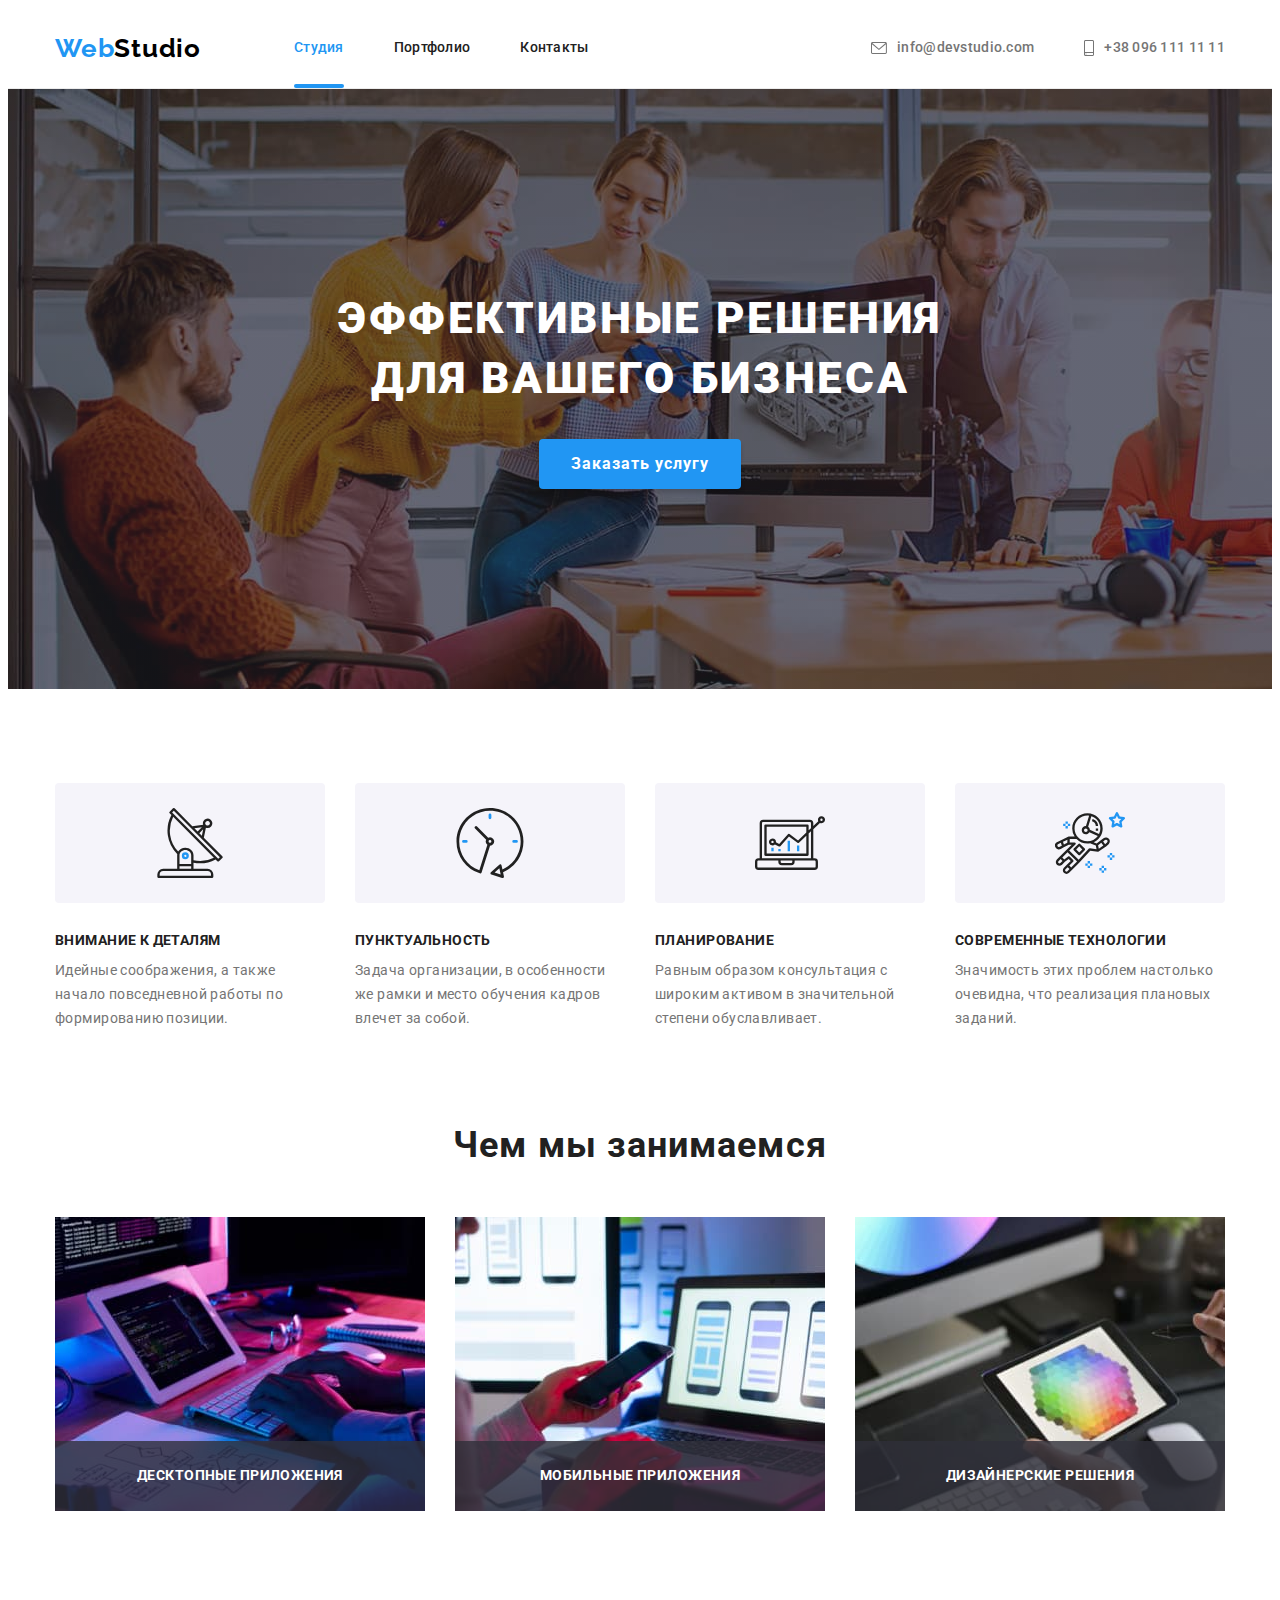
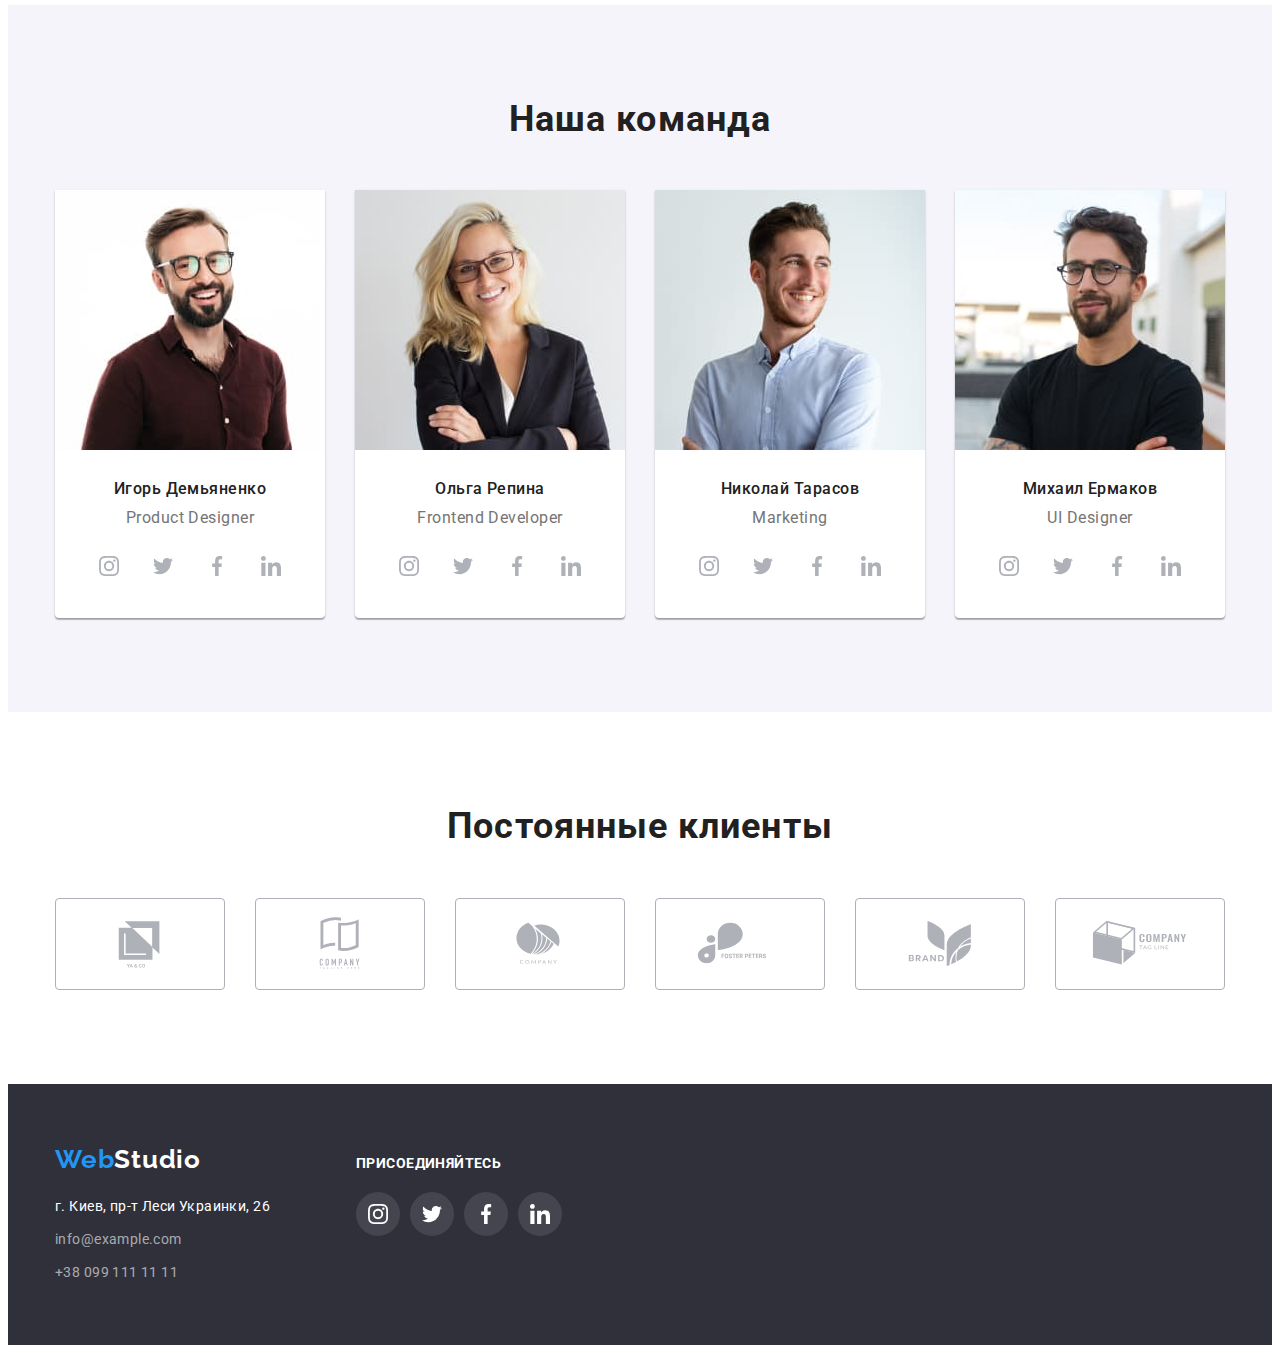
<file: index.html>
<!DOCTYPE html>
<html lang="ru">

<head>
  <meta charset="UTF-8" />
  <meta http-equiv="X-UA-Compatible" content="IE=edge" />
  <meta name="viewport" content="width=device-width, initial-scale=1.0" />
  <link rel="preconnect" href="https://fonts.googleapis.com" />
  <link rel="preconnect" href="https://fonts.gstatic.com" crossorigin />
  <link href="https://fonts.googleapis.com/css2?family=Raleway:wght@700&family=Roboto:wght@400;500;700;900&display=swap"
    rel="stylesheet" />
  <link rel="stylesheet" href="https://cdnjs.cloudflare.com/ajax/libs/modern-normalize/1.1.0/modern-normalize.min.css"
    integrity="sha512-wpPYUAdjBVSE4KJnH1VR1HeZfpl1ub8YT/NKx4PuQ5NmX2tKuGu6U/JRp5y+Y8XG2tV+wKQpNHVUX03MfMFn9Q=="
    crossorigin="anonymous" referrerpolicy="no-referrer" />
  <link rel="stylesheet" href="./css/styles.css" />
  <title>Web studio</title>
</head>

<body>
  <!-- верхняя линия -->
  <header class="header">
    <div class="container header-bar">
      <a class="site-logo link" href="./index.html" lang="en">Web<span class="header-logo-studio">Studio</span>
      </a>
      <nav class="header-nav">
        <ul class="header-list list">
          <li class="header-item">
            <a class="header-link link current" href="./index.html">Студия
            </a>
          </li>
          <li class="header-item">
            <a class="header-link link" href="./portfolio.html">Портфолио
            </a>
          </li>
          <li class="header-item">
            <a class="header-link link" href="">Контакты</a>
          </li>
        </ul>
      </nav>
      <ul class="header-contact-list list">
        <li class="header-contact-item">
          <a class="header-contact-link link header-link-select centering" href="mailto:info@devstudio.com">
            <svg class="mail-icon contacts-icon" width="16" height="12">
              <use href="./images/icons.svg#envelope"></use>
            </svg>
            info@devstudio.com
          </a>
        </li>
        <li class="header-contact-item">
          <a class="header-contact-link link header-link-select centering" href="tel:+380961111111">
            <svg class="smartphone-icon contacts-icon" width="10" height="16">
              <use href="./images/icons.svg#smartphone"></use>
            </svg>+38 096 111 11 11
          </a>
        </li>
      </ul>
    </div>
  </header>
  <!-- шапка -->
  <main class="main">
    <section class="section-hero overlay">
      <div class="container">
        <h1 class="hero-title">Эффективные решения для вашего бизнеса</h1>
        <button class="hero-btn" type="button" data-modal-open>Заказать услугу</button>
      </div>
    </section>
    <!-- особенности -->
    <section class="specificity section">
      <div class="container">
        <h2 class="visually-hidden">особенности</h2>
        <ul class="specificity-list list">
          <li class="specificity-item">
            <div class="specif-icon-bg centering">
              <svg class="specificity-icon" width="70" height="70">
                <use href="./images/icons.svg#antenna"></use>
              </svg>
            </div>
            <h3 class="specificity-title">Внимание к деталям</h3>
            <p class="specificity-text">
              Идейные соображения, а также начало повседневной работы по
              формированию позиции.
            </p>
          </li>
          <li class="specificity-item">
            <div class="specif-icon-bg centering">
              <svg class="specificity-icon" width="70" height="70">
                <use href="./images/icons.svg#clock"></use>
              </svg>
            </div>
            <h3 class="specificity-title">Пунктуальность</h3>
            <p class="specificity-text">
              Задача организации, в особенности же рамки и место обучения
              кадров влечет за собой.
            </p>
          </li>
          <li class="specificity-item">
            <div class="specif-icon-bg centering">
              <svg class="specificity-icon" width="70" height="70">
                <use href="./images/icons.svg#diagram"></use>
              </svg>
            </div>
            <h3 class="specificity-title">Планирование</h3>
            <p class="specificity-text">
              Равным образом консультация с широким активом в значительной
              степени обуславливает.
            </p>
          </li>
          <li class="specificity-item">
            <div class="specif-icon-bg centering">
              <svg class="specificity-icon" width="70" height="70">
                <use href="./images/icons.svg#astronaut"></use>
              </svg>
            </div>
            <h3 class="specificity-title">Современные технологии</h3>
            <p class="specificity-text">
              Значимость этих проблем настолько очевидна, что реализация
              плановых заданий.
            </p>
          </li>
        </ul>
      </div>
    </section>
    <!-- Чем мы занимаемся -->
    <section class="work section">
      <div class="container">
        <h2 class="work-title">Чем мы занимаемся</h2>
        <ul class="work-list list">
          <li class="work-item">
            <div class="work-card">
              <img class="work-pic" src="./images/img-about-1.jpg" alt="Разработка мобильных приложений" width="370"
                height="294" />
              <div class="about-back centering">
                <p class="about-text">Десктопные приложения</p>
              </div>
            </div>
          </li>
          <li class="work-item">
            <div class="work-card">
              <img class="work-pic" src="./images/img-about-2.jpg" alt="Разработка мобильных приложений" width="370"
                height="294" />
              <div class="about-back centering">
                <p class="about-text">Мобильные приложения</p>
              </div>
            </div>
          </li>
          <li class="work-item">
            <div class="work-card">
              <img class="work-pic" src="./images/img-about-3.jpg" alt="Разработка мобильных приложений" width="370"
                height="294" />
              <div class="about-back centering">
                <p class="about-text">Дизайнерские решения</p>
              </div>
            </div>
          </li>
        </ul>
      </div>
    </section>
    <!-- Наша команда -->
    <section class="team section">
      <div class="container">
        <h2 class="team-title">Наша команда</h2>
        <ul class="team-list list">
          <li class="team-item">
            <img class="team-image" src="./images/img-person-1.jpg" alt="фото разработчика" width="270" height="260" />
            <div class="team-card-text">
              <h3 class="team-name">Игорь Демьяненко</h3>
              <p class="team-position" lang="en">Product Designer</p>
              <div class="member-social">
                <ul class="member-links-list list">
                  <li class="item">
                    <a href="" class="member-social-link link centering">
                      <svg class="member-social-icon" width="20" height="20">
                        <use href="./images/icons.svg#instagram"></use>
                      </svg></a>
                  </li>
                  <li class="item">
                    <a href="" class="member-social-link link centering">
                      <svg class="member-social-icon" width="20" height="20">
                        <use href="./images/icons.svg#twitter"></use>
                      </svg></a>
                  </li>
                  <li class="item">
                    <a href="" class="member-social-link link centering">
                      <svg class="member-social-icon" width="20" height="20">
                        <use href="./images/icons.svg#facebook"></use>
                      </svg></a>
                  </li>
                  <li class="item">
                    <a href="" class="member-social-link link centering">
                      <svg class="member-social-icon" width="20" height="20">
                        <use href="./images/icons.svg#linkedin"></use>
                      </svg></a>
                  </li>
                </ul>
              </div>
            </div>
          </li>
          <li class="team-item">
            <img class="team-image" src="./images/img-person-2.jpg" alt="фото разработчика" width="270" height="260" />
            <div class="team-card-text">
              <h3 class="team-name">Ольга Репина</h3>
              <p class="team-position" lang="en">Frontend Developer</p>
              <div class="member-social">
                <ul class="member-links-list list">
                  <li class="item centering">
                    <a href="" class="member-social-link link centering">
                      <svg class="member-social-icon" width="20" height="20">
                        <use href="./images/icons.svg#instagram"></use>
                      </svg></a>
                  </li>
                  <li class="item">
                    <a href="" class="member-social-link link centering">
                      <svg class="member-social-icon" width="20" height="20">
                        <use href="./images/icons.svg#twitter"></use>
                      </svg></a>
                  </li>
                  <li class="item">
                    <a href="" class="member-social-link link centering">
                      <svg class="member-social-icon" width="20" height="20">
                        <use href="./images/icons.svg#facebook"></use>
                      </svg></a>
                  </li>
                  <li class="item">
                    <a href="" class="member-social-link link centering">
                      <svg class="member-social-icon" width="20" height="20">
                        <use href="./images/icons.svg#linkedin"></use>
                      </svg></a>
                  </li>
                </ul>
              </div>
            </div>
          </li>
          <li class="team-item">
            <img class="team-image" src="./images/img-person-3.jpg" alt="фото маркетолога" width="270" height="260" />
            <div class="team-card-text">
              <h3 class="team-name">Николай Тарасов</h3>
              <p class="team-position" lang="en">Marketing</p>
              <div class="member-social">
                <ul class="member-links-list list">
                  <li class="item centering">
                    <a href="" class="member-social-link link centering">
                      <svg class="member-social-icon" width="20" height="20">
                        <use href="./images/icons.svg#instagram"></use>
                      </svg></a>
                  </li>
                  <li class="item">
                    <a href="" class="member-social-link link centering">
                      <svg class="member-social-icon" width="20" height="20">
                        <use href="./images/icons.svg#twitter"></use>
                      </svg></a>
                  </li>
                  <li class="item">
                    <a href="" class="member-social-link link centering">
                      <svg class="member-social-icon" width="20" height="20">
                        <use href="./images/icons.svg#facebook"></use>
                      </svg></a>
                  </li>
                  <li class="item">
                    <a href="" class="member-social-link link centering">
                      <svg class="member-social-icon" width="20" height="20">
                        <use href="./images/icons.svg#linkedin"></use>
                      </svg></a>
                  </li>
                </ul>
              </div>
            </div>
          </li>
          <li class="team-item">
            <img class="team-image" src="./images/img-person-4.jpg" alt="фото дезайнера" width="270" height="260" />
            <div class="team-card-text">
              <h3 class="team-name">Михаил Ермаков</h3>
              <p class="team-position" lang="en">UI Designer</p>
              <div class="member-social">
                <ul class="member-links-list list">
                  <li class="item centering">
                    <a href="" class="member-social-link link centering">
                      <svg class="member-social-icon" width="20" height="20">
                        <use href="./images/icons.svg#instagram"></use>
                      </svg></a>
                  </li>
                  <li class="item">
                    <a href="" class="member-social-link link centering">
                      <svg class="member-social-icon" width="20" height="20">
                        <use href="./images/icons.svg#twitter"></use>
                      </svg></a>
                  </li>
                  <li class="item">
                    <a href="" class="member-social-link link centering">
                      <svg class="member-social-icon" width="20" height="20">
                        <use href="./images/icons.svg#facebook"></use>
                      </svg></a>
                  </li>
                  <li class="item">
                    <a href="" class="member-social-link link centering">
                      <svg class="member-social-icon" width="20" height="20">
                        <use href="./images/icons.svg#linkedin"></use>
                      </svg></a>
                  </li>
                </ul>
              </div>
            </div>
          </li>
        </ul>
      </div>
    </section>
    <section class="clients section">
      <div class="container">
        <h2 class="clients-title">Постоянные клиенты</h2>
        <ul class="centering list">
          <li class="clients-item">
            <a class="link clients-link centering" href="">
              <svg class="clients-icon" width="106" height="60">
                <use href="./images/icons.svg#client-1"></use>
              </svg></a>
          </li>
          <li class="clients-item">
            <a class="link clients-link centering" href="">
              <svg class="clients-icon" width="106" height="60">
                <use href="./images/icons.svg#client-2"></use>
              </svg></a>
          </li>
          <li class="clients-item">
            <a class="link clients-link centering" href="">
              <svg class="clients-icon" width="106" height="60">
                <use href="./images/icons.svg#client-3"></use>
              </svg>
            </a>
          </li>
          <li class="clients-item">
            <a class="link clients-link centering" href="">
              <svg class="clients-icon" width="106" height="60">
                <use href="./images/icons.svg#client-4"></use>
              </svg></a>
          </li>
          <li class="clients-item">
            <a class="link clients-link centering" href="">
              <svg class="clients-icon" width="106" height="60">
                <use href="./images/icons.svg#client-5"></use>
              </svg></a>
          </li>
          <li class="clients-item">
            <a class="link clients-link centering" href="">
              <svg class="clients-icon" width="106" height="60">
                <use href="./images/icons.svg#client-6"></use>
              </svg></a>
          </li>
        </ul>
      </div>
    </section>
  </main>

  <!-- подвал -->
  <footer class="footer">
    <div class="container footer-links">
      <div class="logo-contacts">
        <a class="site-logo link footer" href="./index.html" lang="en">Web<span class="footer-logo-studio">Studio</span>
        </a>
        <address class="footer-address">
          <ul class="footer-list list">
            <li class="footer-item">
              <a class="footer-map-link link footer-link-select" href="https://goo.gl/maps/tbNQQ5aqf2PmWXbj7"
                target="_blank" rel="noopener noreferrer">
                г. Киев, пр-т Леси Украинки, 26</a>
            </li>
            <li class="footer-item">
              <a class="footer-contact-link link footer-link-select" href="mailto:info@example.com">info@example.com
              </a>
            </li>
            <li class="footer-item">
              <a class="footer-contact-link link footer-link-select" href="tel:+380991111111">+38 099 111 11 11
              </a>
            </li>
          </ul>
        </address>
      </div>
      <div class="social-links">
        <p class="title">присоединяйтесь</p>
        <ul class="company-social-links list">
          <li class="item">
            <a class="company-social-link link centering" href=""><svg class="company-social-icon" width="20"
                height="20">
                <use href="./images/icons.svg#instagram"></use>
              </svg>
            </a>
          </li>
          <li class="item">
            <a class="company-social-link link centering" href=""> <svg class="company-social-icon" width="20"
                height="20">
                <use href="./images/icons.svg#twitter"></use>
              </svg>
            </a>
          </li>
          <li class="item">
            <a class="company-social-link link centering" href=""> <svg class="company-social-icon" width="20"
                height="20">
                <use href="./images/icons.svg#facebook"></use>
              </svg>
            </a>
          </li>
          <li class="item">
            <a class="company-social-link link centering" href=""> <svg class="company-social-icon" width="20"
                height="20">
                <use href="./images/icons.svg#linkedin"></use>
              </svg>
            </a>
          </li>
        </ul>
      </div>

    </div>
  </footer>
  <div class="backdrop is-hidden" data-modal>
    <div class="modal">
      <button class="close centering" data-modal-close>
        <svg class="close-icon" width="11" height="11">
          <use href="./images/icons.svg#modal-close"></use>
        </svg>
      </button>
    </div>
  </div>
  <script src="./js/modal.js"></script>
</body>

</html>
</file>
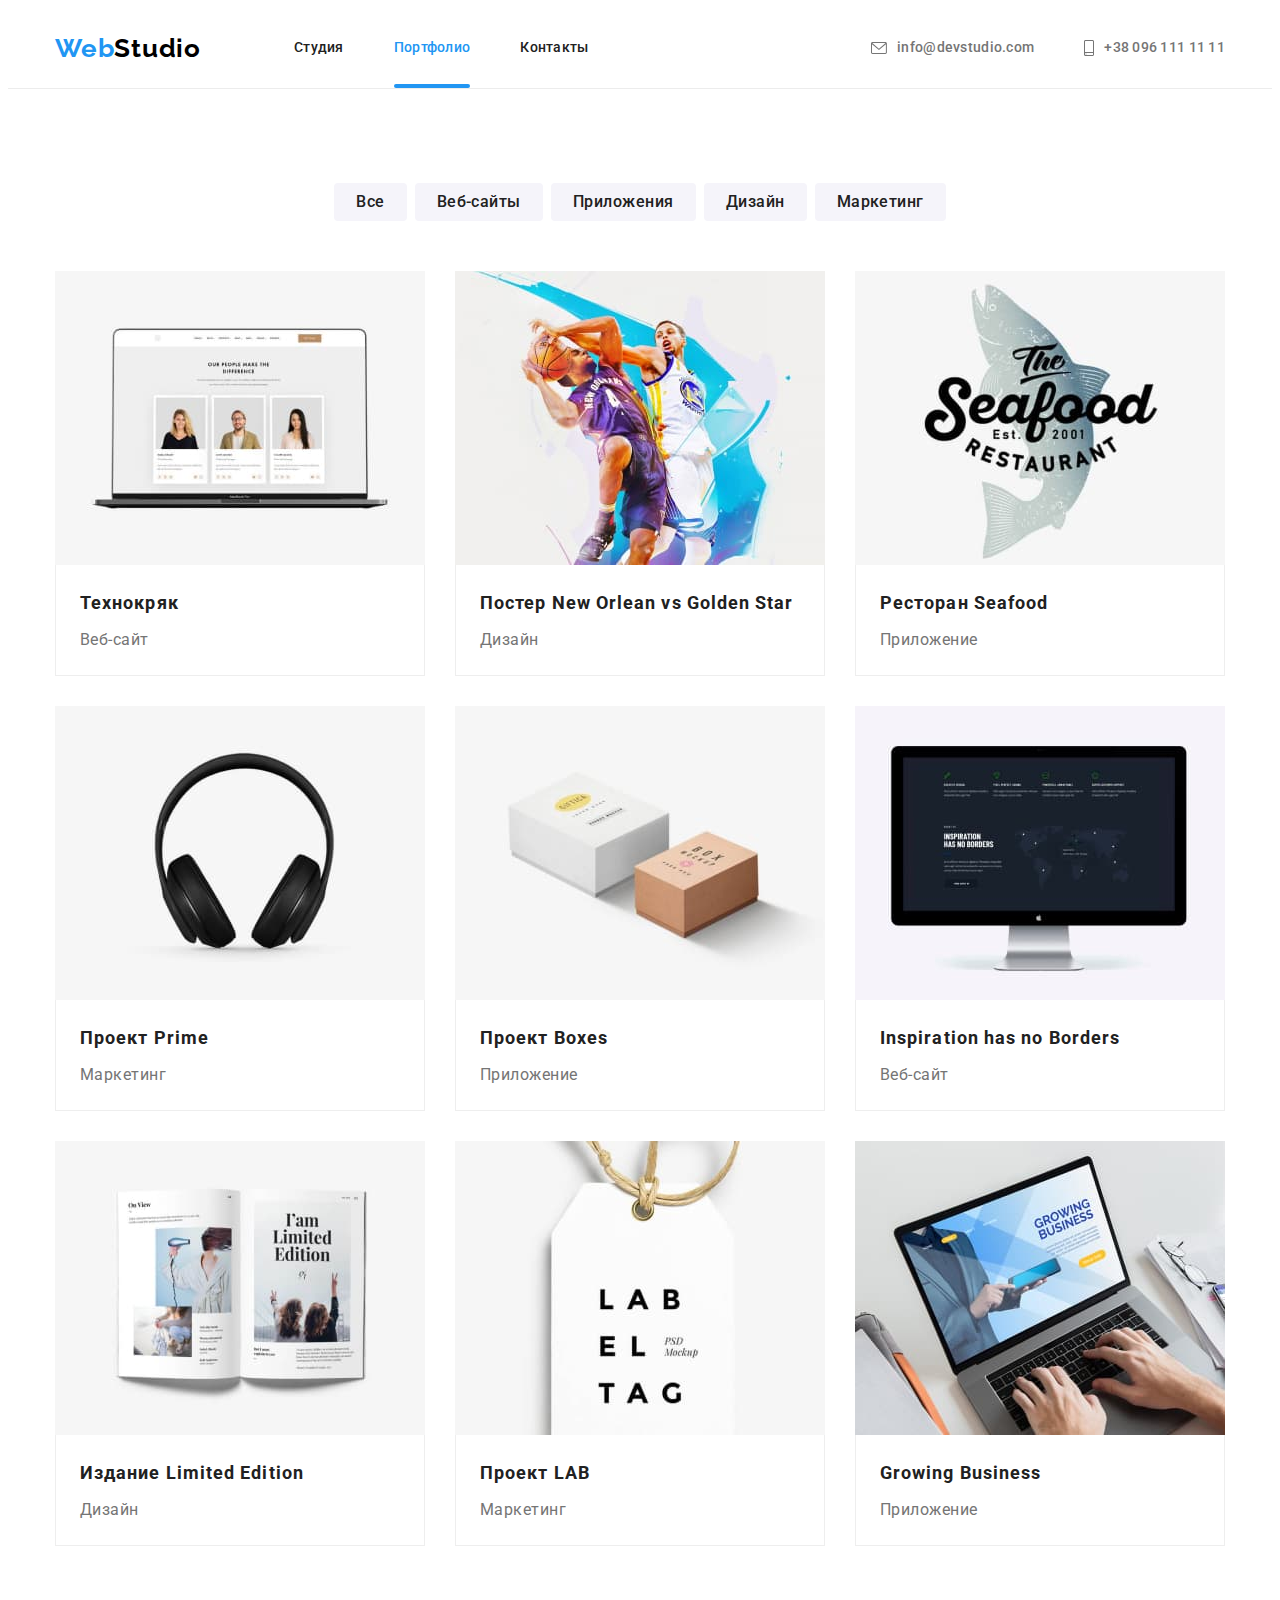
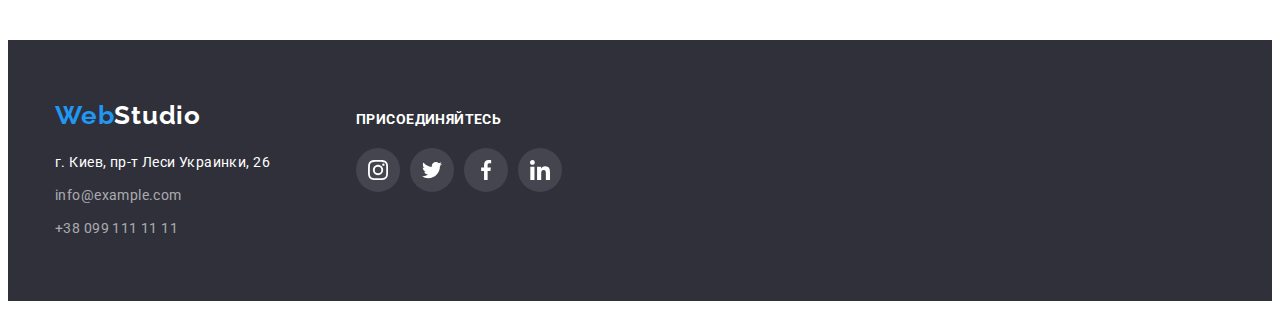
<file: portfolio.html>
<!DOCTYPE html>
<html lang="ru">

<head>
  <meta charset="UTF-8" />
  <meta http-equiv="X-UA-Compatible" content="IE=edge" />
  <meta name="viewport" content="width=device-width, initial-scale=1.0" />
  <link rel="preconnect" href="https://fonts.googleapis.com" />
  <link rel="preconnect" href="https://fonts.gstatic.com" crossorigin />
  <link href="https://fonts.googleapis.com/css2?family=Raleway:wght@700&family=Roboto:wght@400;500;700;900&display=swap"
    rel="stylesheet" />
  <link rel="stylesheet" href="https://cdnjs.cloudflare.com/ajax/libs/modern-normalize/1.1.0/modern-normalize.min.css"
    integrity="sha512-wpPYUAdjBVSE4KJnH1VR1HeZfpl1ub8YT/NKx4PuQ5NmX2tKuGu6U/JRp5y+Y8XG2tV+wKQpNHVUX03MfMFn9Q=="
    crossorigin="anonymous" referrerpolicy="no-referrer" />
  <link rel="stylesheet" href="./css/styles.css" />
  <title>Web studio</title>
</head>

<body>
  <!-- верхняя линия -->
  <header class="header">
    <div class="container header-bar">
      <a class="site-logo link" href="./index.html" lang="en">Web<span class="header-logo-studio">Studio</span>
      </a>
      <nav class="header-nav">
        <ul class="header-list list">
          <li class="header-item">
            <a class="header-link link header-link-select" href="./index.html">Студия
            </a>
          </li>
          <li class="header-item">
            <a class="header-link link header-link-select current" href="./portfolio.html">Портфолио
            </a>
          </li>
          <li class="header-item">
            <a class="header-link link header-link-select" href="">Контакты</a>
          </li>
        </ul>
      </nav>
      <ul class="header-contact-list list">
        <li class="header-contact-item">
          <a class="header-contact-link link header-link-select centering" href="mailto:info@devstudio.com">
            <svg class="mail-icon contacts-icon" width="16" height="12">
              <use href="./images/icons.svg#envelope"></use>
            </svg>
            info@devstudio.com
          </a>
        </li>
        <li class="header-contact-item">
          <a class="header-contact-link link header-link-select centering" href="tel:+380961111111">
            <svg class="smartphone-icon contacts-icon" width="10" height="16">
              <use href="./images/icons.svg#smartphone"></use>
            </svg>
            +38 096 111 11 11
          </a>
        </li>
      </ul>
    </div>
  </header>

  <!-- Проекты -->
  <main class="main">
    <section class="section">
      <div class="container">
        <h1 class="visually-hidden">Проекты</h1>
        <ul class="filters-list list">
          <li class="filters-item">
            <button class="filters-btn" type="button">Все</button>
          </li>
          <li class="filters-item">
            <button class="filters-btn" type="button">Веб-сайты</button>
          </li>
          <li class="filters-item">
            <button class="filters-btn" type="button">Приложения</button>
          </li>
          <li class="filters-item">
            <button class="filters-btn" type="button">Дизайн</button>
          </li>
          <li class="filters-item">
            <button class="filters-btn" type="button">Маркетинг</button>
          </li>
        </ul>
        <ul class="projects-list list">
          <li class="projects-item">
            <a class="projects-card-link link" href="">
              <div class="projects-thumb">
                <img class="projects-pic" src="./images/img-website-1.jpg" alt="дизайн сайта Технокряк" width="370"
                  height="294" />
                <div class="card-overlay">
                  <p class="overlay-text">Ресурс предлагает комплексные предложения с разным уровнем функционала и
                    сервисов. Все это позволит посетителю получить
                    исчерпывающие сведения о компании или частном лице.</p>
                </div>
              </div>
              <div class="projects-card-text">
                <h2 class="projects-item-name">Технокряк</h2>
                <p class="projects-item-about">Веб-сайт</p>
              </div>
            </a>
          </li>
          <li class="projects-item">
            <a class="projects-card-link link" href="">
              <div class="projects-thumb">
                <img class="projects-pic" src="./images/img-poster.jpg" alt="Дизайн постера с баскетболистами"
                  width="370" height="294" />
                <div class="card-overlay">
                  <p class="overlay-text">Ресурс предлагает комплексные предложения с разным уровнем функционала и
                    сервисов. Все это позволит посетителю получить
                    исчерпывающие сведения о компании или частном лице.</p>
                </div>
              </div>
              <div class="projects-card-text">
                <h2 class="projects-item-name">
                  Постер New Orlean vs Golden Star
                </h2>
                <p class="projects-item-about">Дизайн</p>
              </div>
            </a>
          </li>
          <li class="projects-item">
            <a class="projects-card-link link" href="">
              <div class="projects-thumb">
                <img class="projects-pic" src="./images/img-restaurant.jpg" alt="Лого ресторана Seafood" width="370"
                  height="294" />
                <div class="card-overlay">
                  <p class="overlay-text">Ресурс предлагает комплексные предложения с разным уровнем функционала и
                    сервисов. Все это позволит посетителю получить
                    исчерпывающие сведения о компании или частном лице.</p>
                </div>
              </div>
              <div class="projects-card-text">
                <h2 class="projects-item-name">Ресторан Seafood</h2>
                <p class="projects-item-about">Приложение</p>
              </div>
            </a>
          </li>
          <li class="projects-item">
            <a class="projects-card-link link" href="">
              <div class="projects-thumb">
                <img class="projects-pic" src="./images/img-prime.jpg" alt="головные наушники" width="370"
                  height="294" />
                <div class="card-overlay">
                  <p class="overlay-text">Ресурс предлагает комплексные предложения с разным уровнем функционала и
                    сервисов. Все это позволит посетителю получить
                    исчерпывающие сведения о компании или частном лице.</p>
                </div>
              </div>
              <div class="projects-card-text">
                <h2 class="projects-item-name">Проект Prime</h2>
                <p class="projects-item-about">Маркетинг</p>
              </div>
            </a>
          </li>
          <li class="projects-item">
            <a class="projects-card-link link" href="">
              <div class="projects-thumb">
                <img class="projects-pic" src="./images/img-boxes.jpg" alt="коробочки с принтом" width="370"
                  height="294" />
                <div class="card-overlay">
                  <p class="overlay-text">Ресурс предлагает комплексные предложения с разным уровнем функционала и
                    сервисов. Все это позволит посетителю получить
                    исчерпывающие сведения о компании или частном лице.</p>
                </div>
              </div>
              <div class="projects-card-text">
                <h2 class="projects-item-name">Проект Boxes</h2>
                <p class="projects-item-about">Приложение</p>
              </div>
            </a>
          </li>
          <li class="projects-item">
            <a class="projects-card-link link" href="">
              <div class="projects-thumb">
                <img class="projects-pic" src="./images/img-website-2.jpg" alt="монитор со страницой веб-сайта"
                  width="370" height="294" />
                <div class="card-overlay">
                  <p class="overlay-text">Ресурс предлагает комплексные предложения с разным уровнем функционала и
                    сервисов. Все это позволит посетителю получить
                    исчерпывающие сведения о компании или частном лице.</p>
                </div>
              </div>
              <div class="projects-card-text">
                <h2 class="projects-item-name" lang="en">
                  Inspiration has no Borders
                </h2>
                <p class="projects-item-about">Веб-сайт</p>
              </div>
            </a>
          </li>
          <li class="projects-item">
            <a class="projects-card-link link" href="">
              <div class="projects-thumb">
                <img class="projects-pic" src="./images/img-limited.jpg" alt="роскрытые страницы журнала" width="370"
                  height="294" />
                <div class="card-overlay">
                  <p class="overlay-text">Ресурс предлагает комплексные предложения с разным уровнем функционала и
                    сервисов. Все это позволит посетителю получить
                    исчерпывающие сведения о компании или частном лице.</p>
                </div>
              </div>
              <div class="projects-card-text">
                <h2 class="projects-item-name">Издание Limited Edition</h2>
                <p class="projects-item-about">Дизайн</p>
              </div>
            </a>
          </li>
          <li class="projects-item">
            <a class="projects-card-link link" href="">
              <div class="projects-thumb">
                <img class="projects-pic" src="./images/img-lab.jpg" alt="бумажный тег с принтом" width="370"
                  height="294" />
                <div class="card-overlay">
                  <p class="overlay-text">Ресурс предлагает комплексные предложения с разным уровнем функционала и
                    сервисов. Все это позволит посетителю получить
                    исчерпывающие сведения о компании или частном лице.</p>
                </div>
              </div>
              <div class="projects-card-text">
                <h2 class="projects-item-name">Проект LAB</h2>
                <p class="projects-item-about">Маркетинг</p>
              </div>
            </a>
          </li>
          <li class="projects-item">
            <a class="projects-card-link link" href="">
              <div class="projects-thumb">
                <img class="projects-pic" src="./images/img-business.jpg" alt="человек работает за ноутбуком"
                  width="370" height="294" />
                <div class="card-overlay">
                  <p class="overlay-text">Ресурс предлагает комплексные предложения с разным уровнем функционала и
                    сервисов. Все это позволит посетителю получить
                    исчерпывающие сведения о компании или частном лице.</p>
                </div>
              </div>
              <div class="projects-card-text">
                <h2 class="projects-item-name" lang="en">Growing Business</h2>
                <p class="projects-item-about">Приложение</p>
              </div>
            </a>
          </li>
        </ul>
      </div>
    </section>
  </main>

  <!-- подвал -->
  <footer class="footer">
    <div class="container footer-links">
      <div class="logo-contacts">
        <a class="site-logo link footer" href="./index.html" lang="en">Web<span class="footer-logo-studio">Studio</span>
        </a>
        <address class="footer-address">
          <ul class="footer-list list">
            <li class="footer-item">
              <a class="footer-map-link link footer-link-select" href="https://goo.gl/maps/tbNQQ5aqf2PmWXbj7"
                target="_blank" rel="noopener noreferrer">
                г. Киев, пр-т Леси Украинки, 26</a>
            </li>
            <li class="footer-item">
              <a class="footer-contact-link link footer-link-select" href="mailto:info@example.com">info@example.com
              </a>
            </li>
            <li class="footer-item">
              <a class="footer-contact-link link footer-link-select" href="tel:+380991111111">+38 099 111 11 11
              </a>
            </li>
          </ul>
        </address>
      </div>
      <div class="social-links">
        <p class="title">присоединяйтесь</p>
        <ul class="company-social-links list">
          <li class="item">
            <a class="company-social-link link centering" href=""><svg class="company-social-icon" width="20"
                height="20">
                <use href="./images/icons.svg#instagram"></use>
              </svg>
            </a>
          </li>
          <li class="item">
            <a class="company-social-link link centering" href=""> <svg class="company-social-icon" width="20"
                height="20">
                <use href="./images/icons.svg#twitter"></use>
              </svg>
            </a>
          </li>
          <li class="item">
            <a class="company-social-link link centering" href=""> <svg class="company-social-icon" width="20"
                height="20">
                <use href="./images/icons.svg#facebook"></use>
              </svg>
            </a>
          </li>
          <li class="item">
            <a class="company-social-link link centering" href=""> <svg class="company-social-icon" width="20"
                height="20">
                <use href="./images/icons.svg#linkedin"></use>
              </svg>
            </a>
          </li>
        </ul>
      </div>

    </div>
  </footer>
</body>

</html>
</file>
<file: css/styles.css>
html {
  box-sizing: border-box;
}
*,
*::before,
*::after {
  box-sizing: inherit;
}
:root {
  --header-bgd-color: #ffffff;
  --footer-bgd-color: #2f303a;
  --title-color: #212121;
  --text-color: #757575;
  --link-selection-solor: #2196f3;
}
body {
  color: var(--text-color);
  font-family: "Roboto", sans-serif;
}
.container {
  width: 1200px;
  margin-left: auto;
  margin-right: auto;
  padding-left: 15px;
  padding-right: 15px;
  /* outline: 2px solid tomato; */
}
.list {
  list-style: none;
  padding: 0;
  margin: 0;
}
.link {
  text-decoration: none;
  color: currentColor;
}
h1,
h2,
h3,
h4,
h5,
h6,
p,
ul {
  margin-top: 0;
  margin-bottom: 0;
  padding: 0;
}
.visually-hidden {
  position: absolute;
  white-space: nowrap;
  width: 1px;
  height: 1px;
  overflow: hidden;
  border: 0;
  padding: 0;
  clip: rect(0 0 0 0);
  clip-path: inset(50%);
  margin: -1px;
}
.section {
  padding-top: 94px;
  padding-bottom: 94px;
}
img {
  max-width: 100%;
  height: auto;
  display: block;
}
.centering {
  display: flex;
  justify-content: center;
  align-items: center;
}

/* ------------- HEADER ----------------- */
.header {
  border-bottom: 1px solid #ececec;
}
.header-bar {
  display: flex;
  align-items: center;
}
.site-logo {
  margin-right: 93px;
  font-family: "Raleway";
  font-weight: 700;
  font-size: 26px;
  line-height: 1.19;
  letter-spacing: 0.03em;
  color: var(--link-selection-solor);
}
.header-logo-studio {
  color: #000000;
}
.header-list {
  display: flex;
}
.header-item {
  position: relative;
}
.header-item:not(:last-child) {
  margin-right: 50px;
}
.header-link {
  display: block;
  padding-top: 32px;
  padding-bottom: 32px;
  font-family: "Roboto";
  font-weight: 500;
  font-size: 14px;
  line-height: 1.14;
  letter-spacing: 0.02em;
  color: var(--title-color);
  transition: color 250ms cubic-bezier(0.4, 0, 0.2, 1);
}
.header-link:hover,
.header-link:focus {
  color: var(--link-selection-solor);
}
.current {
  color: var(--link-selection-solor);
}
.current::after {
  content: "";
  position: absolute;
  left: 0;
  bottom: 0;
  display: inline-block;
  width: 100%;
  height: 4px;
  background-color: #2196f3;
  border-radius: 2px;
}
.header-contact-list {
  display: flex;
  align-items: center;
  margin-left: auto;
}
.header-contact-item + .header-contact-item {
  margin-left: 50px;
}
.header-contact-link {
  padding-top: 32px;
  padding-bottom: 32px;
  font-weight: 500;
  font-size: 14px;
  line-height: 1.14;
  letter-spacing: 0.02em;
  transition: color 250ms cubic-bezier(0.4, 0, 0.2, 1);
}
.header-contact-link:hover,
.header-contact-link:focus {
  color: var(--link-selection-solor);
}
.contacts-icon {
  margin-right: 10px;
  fill: currentColor;
}
/* ------------- HERO ----------------- */
.section-hero {
  padding: 200px 0px;
  margin-left: auto;
  margin-right: auto;
  max-width: 1600px;
  height: 600px;
  background-image: linear-gradient(
      to right,
      rgba(47, 48, 58, 0.4),
      rgba(47, 48, 58, 0.4)
    ),
    url(../images/hero-Img.jpg);
  background-color: #c4c4c4;
  text-align: center;
}
.hero-title {
  width: 696px;
  margin-left: auto;
  margin-right: auto;
  margin-bottom: 30px;
  font-weight: 900;
  font-size: 44px;
  line-height: 1.36;
  letter-spacing: 0.06em;
  text-transform: uppercase;
  color: #ffffff;
}
.hero-btn {
  padding: 10px 32px;
  min-width: 200px;
  border: 0px;
  font-family: "Roboto";
  font-weight: 700;
  font-size: 16px;
  line-height: 1.88;
  /* display: flex; */
  align-items: center;
  letter-spacing: 0.06em;
  color: #ffffff;
  background: var(--link-selection-solor);
  box-shadow: 0px 4px 4px rgba(0, 0, 0, 0.15);
  border-radius: 4px;
  transition: background-color 250ms cubic-bezier(0.4, 0, 0.2, 1);
}
.hero-btn:hover,
.hero-btn:focus {
  cursor: pointer;
  background-color: #188ce8;
}
/* ------------- SPECIIFICITY ----------------- */
.specificity-list {
  display: flex;
  justify-content: space-between;
}
.specif-icon-bg {
  width: 270px;
  height: 120px;
  margin-bottom: 30px;
  background: #f5f4fa;
  border-radius: 4px;
}
.specificity-item {
  /* width: calc((100% - 120px) / 4); */
  /* margin-right: 30px; */
  width: 270px;
  margin-right: 30px;
}
.specificity-item:last-child {
  margin-right: 0;
}
.specificity-title {
  margin-bottom: 10px;
  font-size: 14px;
  line-height: 1.14;
  letter-spacing: 0.03em;
  text-transform: uppercase;
  color: var(--title-color);
}
.specificity-text {
  max-width: 270px;
  font-size: 14px;
  line-height: 1.71;
  letter-spacing: 0.03em;
}
/* ------------- WORK & TEAM ----------------- */
.work {
  padding-top: 0;
}
.work-title,
.team-title,
.clients-title {
  margin-bottom: 50px;
  font-weight: 700;
  font-size: 36px;
  line-height: 1.16;
  text-align: center;
  letter-spacing: 0.03em;
  color: var(--title-color);
}
.work-list {
  display: flex;
}
.work-item:not(:last-child) {
  margin-right: 30px;
}
.work-card {
  position: relative;
}
.about-back {
  position: absolute;
  left: 0;
  bottom: 0;
  width: 370px;
  height: 70px;
  background: rgba(47, 48, 58, 0.8);
}
.about-text {
  font-weight: 700;
  font-size: 14px;
  line-height: 1.14;
  letter-spacing: 0.03em;
  text-transform: uppercase;

  color: #ffffff;
}
/* ------------- TEAM ----------------- */
.team {
  background-color: #f5f4fa;
}
.team-list {
  display: flex;
}
.team-item:not(:last-child) {
  margin-right: 30px;
}
.team-item {
  background: var(--header-bgd-color);
  box-shadow: 0px 1px 3px rgba(0, 0, 0, 0.12), 0px 1px 1px rgba(0, 0, 0, 0.14),
    0px 2px 1px rgba(0, 0, 0, 0.2);
  border-radius: 0px 0px 4px 4px;
}
.team-card-text {
  width: 270px;
  padding-top: 30px;
  padding-bottom: 30px;
}
.team-name {
  margin-bottom: 10px;
  font-weight: 500;
  font-size: 16px;
  line-height: 1.18;
  text-align: center;
  letter-spacing: 0.03em;
  color: var(--title-color);
}
.team-position {
  margin-bottom: 16px;
  font-size: 16px;
  line-height: 1.18;
  text-align: center;
  letter-spacing: 0.03em;
}
.member-social {
  width: 206px;
  height: 44px;
  margin-left: auto;
  margin-right: auto;
  color: #afb1b8;
}
.member-links-list {
  display: flex;
  align-items: center;
  justify-content: space-between;
}
.member-links-list .item {
  width: 44px;
  height: 44px;
  border-radius: 50%;
}
.member-social-link {
  width: 100%;
  height: 100%;
  border-radius: 50%;
  transition: background-color 250ms cubic-bezier(0.4, 0, 0.2, 1),
    color 250ms cubic-bezier(0.4, 0, 0.2, 1);
}
.member-social-link:hover,
.member-social-link:focus {
  background-color: var(--link-selection-solor);
  color: var(--header-bgd-color);
}
.member-social-icon {
  fill: currentColor;
}
/* ------------- CLIENTS----------------- */
.clients-item {
  width: 170px;
  height: 92px;

  color: #afb1b8;
}
.clients-link {
  width: 100%;
  height: 100%;
  border: 1px solid #afb1b8;
  border-radius: 4px;
  transition: border-color 250ms cubic-bezier(0.4, 0, 0.2, 1),
    color 250ms cubic-bezier(0.4, 0, 0.2, 1);
}
.clients-item:not(:last-child) {
  margin-right: 30px;
}
.clients-link:hover,
.clients-link:focus {
  border-color: var(--link-selection-solor);
  color: var(--link-selection-solor);
}
.clients-icon {
  fill: currentColor;
}
/* ------------- FOOTER----------------- */
.footer {
  display: flex;
  padding-top: 60px;
  padding-bottom: 60px;
  background-color: var(--footer-bgd-color);
}
.logo-contacts {
  min-width: 231px;
}
.footer-links {
  display: flex;
  align-items: baseline;
}
.site-logo.footer {
  margin: 0;
  padding: 0;
}
.footer-address {
  margin-top: 20px;
  font-style: normal;
}
.footer-item {
  margin-bottom: 9px;
}
.footer-item:last-child {
  margin-bottom: 0;
}
.footer-logo-studio {
  font-family: "Raleway";
  font-weight: 700;
  font-size: 26px;
  line-height: 1.19;
  letter-spacing: 0.03em;
  color: var(--header-bgd-color);
}
.footer-map-link {
  font-size: 14px;
  line-height: 1.71;
  letter-spacing: 0.03em;
  color: var(--header-bgd-color);
}
.footer-contact-link {
  font-size: 14px;
  line-height: 1.71;
  letter-spacing: 0.03em;
  color: rgba(255, 255, 255, 0.6);
}

.social-links {
  margin-left: 70px;
}
.social-links .title {
  margin-bottom: 20px;
  font-family: "Roboto";
  font-weight: 700;
  font-size: 14px;
  line-height: 1.14;
  letter-spacing: 0.03em;
  text-transform: uppercase;
  color: #ffffff;
}
.company-social-links {
  display: flex;
}
.company-social-link {
  padding: 12px;
}
.company-social-links .item:not(:last-child) {
  margin-right: 10px;
}
.company-social-links .item {
  width: 44px;
  height: 44px;
  border-radius: 50%;
  color: var(--header-bgd-color);
  background-color: rgba(255, 255, 255, 0.1);
  transition: background-color 250ms cubic-bezier(0.4, 0, 0.2, 1);
}
.company-social-links .item:hover,
.company-social-links .item:focus {
  background-color: var(--link-selection-solor);
}
.company-social-icon {
  fill: currentColor;
}
/* ------------- MODAL ----------------- */
.backdrop {
  position: fixed;
  top: 0;
  left: 0;
  width: 100%;
  height: 100%;
  opacity: 1;
  background-color: rgba(0, 0, 0, 0.2);
  transition: opacity 250ms cubic-bezier(0.4, 0, 0.2, 1);
}
.backdrop.is-hidden {
  opacity: 0;
  pointer-events: none;
}
.backdrop.is-hidden .modal {
  transform: translate(-50%, -50%) scale(0.9);
}
.modal {
  position: absolute;
  top: 50%;
  left: 50%;
  transform: translate(-50%, -50%) scale(1);
  width: 528px;
  height: 581px;
  background-color: #ffffff;
  box-shadow: 0px 1px 3px rgba(0, 0, 0, 0.12), 0px 1px 1px rgba(0, 0, 0, 0.14),
    0px 2px 1px rgba(0, 0, 0, 0.2);
  border-radius: 4px;
  transition: transform 250ms cubic-bezier(0.4, 0, 0.2, 1);
}
.modal .close {
  position: absolute;
  top: 8px;
  right: 8px;
  width: 30px;
  height: 30px;
  background-color: #ffffff;
  border: 1px solid rgba(0, 0, 0, 0.1);
  border-radius: 50%;
  cursor: pointer;
}
/* ------------- page 2 - FILTERS ----------------- */
.filters-list {
  display: flex;
  justify-content: center;
  margin-bottom: 50px;
}
.filters-item:not(:last-child) {
  margin-right: 8px;
}
.filters-btn {
  padding: 6px 22px;
  font-family: inherit;
  font-weight: 500;
  font-size: 16px;
  line-height: 1.62;
  text-align: center;
  letter-spacing: 0.03em;
  color: var(--title-color);
  background-color: #f5f4fa;
  border-radius: 4px;
  border: 0;
  transition: background-color 250ms cubic-bezier(0.4, 0, 0.2, 1),
    box-shadow 250ms cubic-bezier(0.4, 0, 0.2, 1),
    color 250ms cubic-bezier(0.4, 0, 0.2, 1);
}
.filters-btn:hover,
.filters-btn:focus {
  background-color: var(--link-selection-solor);
  box-shadow: 0px 3px 1px rgba(0, 0, 0, 0.1), 0px 1px 2px rgba(0, 0, 0, 0.08),
    0px 2px 2px rgba(0, 0, 0, 0.12);
  color: var(--header-bgd-color);
  cursor: pointer;
}
/* ------------- page 2 - PROJECTS CARDS ----------------- */
.projects-list {
  display: flex;
  flex-wrap: wrap;
}
.projects-item {
  margin-bottom: 30px;
  margin-right: 30px;
}
.projects-card-link {
  display: inline-block;
  transition: box-shadow 250ms cubic-bezier(0.4, 0, 0.2, 1);
}
.projects-card-link:hover,
.projects-card-link:focus {
  box-shadow: 0px 1px 1px rgba(0, 0, 0, 0.12), 0px 4px 4px rgba(0, 0, 0, 0.06),
    1px 4px 6px rgba(0, 0, 0, 0.16);
}
.projects-item:nth-child(3n) {
  margin-right: 0;
}
.projects-item:nth-last-child(-n + 3) {
  margin-bottom: 0;
}
.projects-card-text {
  width: 370px;
  padding: 20px 24px;
  border: 1px solid #eeeeee;
  border-top: 0;
  /* border-left: 1px solid #eeeeee;
  border-bottom: 1px solid #eeeeee;
  border-right: 1px solid #eeeeee; */
  background-color: var(--header-bgd-color);
}
.projects-pic {
  display: block;
}
.projects-thumb {
  position: relative;
  overflow: hidden;
}
.card-overlay {
  position: absolute;
  left: 0;
  bottom: 0;
  width: 100%;
  height: 100%;
  background: rgba(33, 150, 243, 0.9);
  transform: translateY(100%);
  transition: transform 250ms cubic-bezier(0.4, 0, 0.2, 1);
}
.projects-card-link:hover .card-overlay {
  transform: translateY(0px);
}
.overlay-text {
  padding: 63px 24px;
  font-size: 18px;
  line-height: 1.56;
  letter-spacing: 0.03em;
  color: #ffffff;
}
.projects-item-name {
  margin-bottom: 4px;
  font-weight: 700;
  font-size: 18px;
  line-height: 2;
  letter-spacing: 0.06em;
  color: var(--title-color);
}
.projects-item-about {
  font-size: 16px;
  line-height: 1.88;
  letter-spacing: 0.03em;
  /* color: var(--text-color); */
}
</file>
